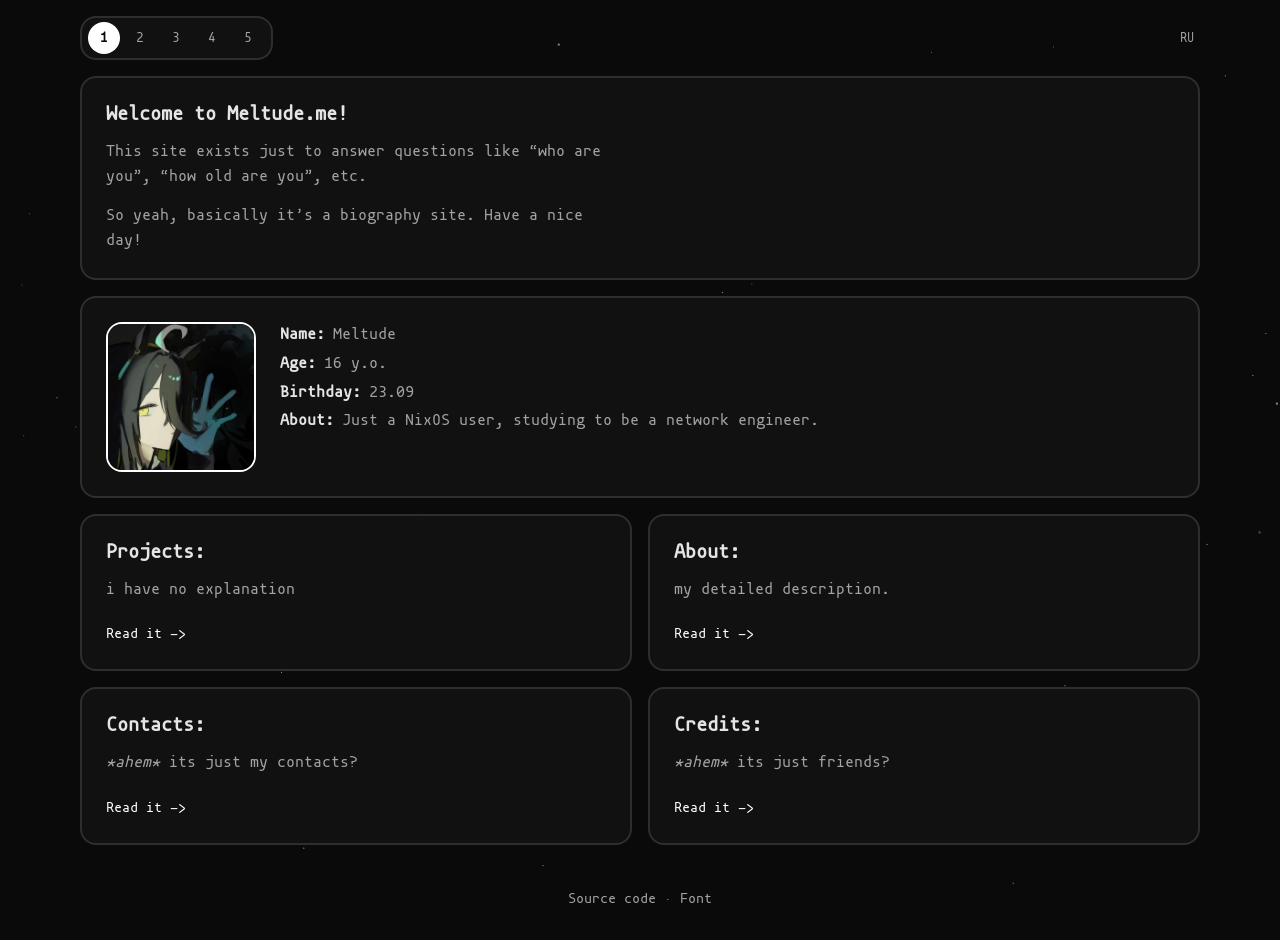
<file: index.html>
<!doctype html>
<html lang="en">
  <head>
    <meta charset="UTF-8" />
    <meta name="viewport" content="width=device-width, initial-scale=1.0" />
    <meta
      name="description"
      content="Meltude's personal site: bio, projects, notes and contacts."
    />
    <link rel="icon" type="image/png" href="/img/icon.png" />
    <title>MeltudeAbout()</title>
    <link rel="stylesheet" href="style.css" />
    <link
      rel="preload"
      href="/fonts/mononoki-Regular.woff2"
      as="font"
      type="font/woff2"
      crossorigin
    />
    <link rel="canonical" href="https://meltude.me/" />
    <link rel="alternate" hreflang="en" href="https://meltude.me/" />
    <link
      rel="alternate"
      hreflang="ru"
      href="https://meltude.me/ru/"
    />
    <link
      rel="alternate"
      hreflang="x-default"
      href="https://meltude.me/"
    />
  </head>
  <body>
    <canvas id="stars" aria-hidden="true"></canvas>
    <div class="page-shell">
      <div class="topbar-wrap">
        <nav class="workspaces" aria-label="Workspaces">
          <a href="/" aria-current="page" title="Overview">1</a>
          <a href="/projects" title="Projects">2</a>
          <a href="/notes" title="Notes">3</a>
          <a href="/contact" title="Contact">4</a>
          <a href="/credits" title="Credits">5</a>
        </nav>
        <div class="lang-switcher lang-switcher--compact lang-switcher--plain">
          <a
            href="/ru/"
            hreflang="ru"
            lang="ru"
            aria-label="Switch to Russian"
            >RU</a
          >
        </div>
      </div>

      <div class="layout">
        <main class="content">
          <article class="pane">
            <h3>Welcome to Meltude.me!</h3>
            <p class="muted">
              This site exists just to answer questions like “who are you”, “how
              old are you”, etc.
            </p>
            <p class="muted">
              So yeah, basically it’s a biography site. Have a nice day!
            </p>
          </article>

          <section class="hero pane" aria-label="Profile">
            <img
              class="profile-picture"
              src="img/pfp.webp"
              alt="Meltude's profile picture"
            />
            <div class="profile-details">
              <dl class="fact-list">
                <div>
                  <dt>Name</dt>
                  <dd>Meltude</dd>
                </div>
                <div>
                  <dt>Age</dt>
                  <dd>16 y.o.</dd>
                </div>
                <div>
                  <dt>Birthday</dt>
                  <dd>23.09</dd>
                </div>
                <div>
                  <dt>About</dt>
                  <dd>Just a NixOS user, studying to be a network engineer.</dd>
                </div>
              </dl>
            </div>
          </section>

          <section class="pane-grid" aria-label="Site sections">
            <article class="pane">
              <h3>Projects:</h3>
              <p class="muted">i have no explanation</p>
              <a class="text-link" href="/projects"
                ><span>Read it</span> <span aria-hidden="true">-&gt;</span></a
              >
            </article>

            <article class="pane">
              <h3>About:</h3>
              <p class="muted">my detailed description.</p>
              <a class="text-link" href="/notes"
                ><span>Read it</span> <span aria-hidden="true">-&gt;</span></a
              >
            </article>

            <article class="pane">
              <h3>Contacts:</h3>
              <p class="muted"><i>*ahem*</i> its just my contacts?</p>
              <a class="text-link" href="/contact"
                ><span>Read it</span> <span aria-hidden="true">-&gt;</span></a
              >
            </article>

            <article class="pane">
              <h3>Credits:</h3>
              <p class="muted"><i>*ahem*</i> its just friends?</p>
              <a class="text-link" href="/credits"
                ><span>Read it</span> <span aria-hidden="true">-&gt;</span></a
              >
            </article>
          </section>
        </main>
      </div>

      <footer class="footer">
        <p class="muted">
          <a
            class="text-link"
            href="https://github.com/meltude/meltude.github.io"
            target="_blank"
            rel="noopener"
            >Source code</a
          >
          &middot;
          <a
            class="text-link"
            href="https://madmalik.github.io/mononoki/"
            target="_blank"
            rel="noopener"
            >Font</a
          >
        </p>
      </footer>
    </div>
    <script src="stars.js" defer></script>
  </body>
</html>
</file>
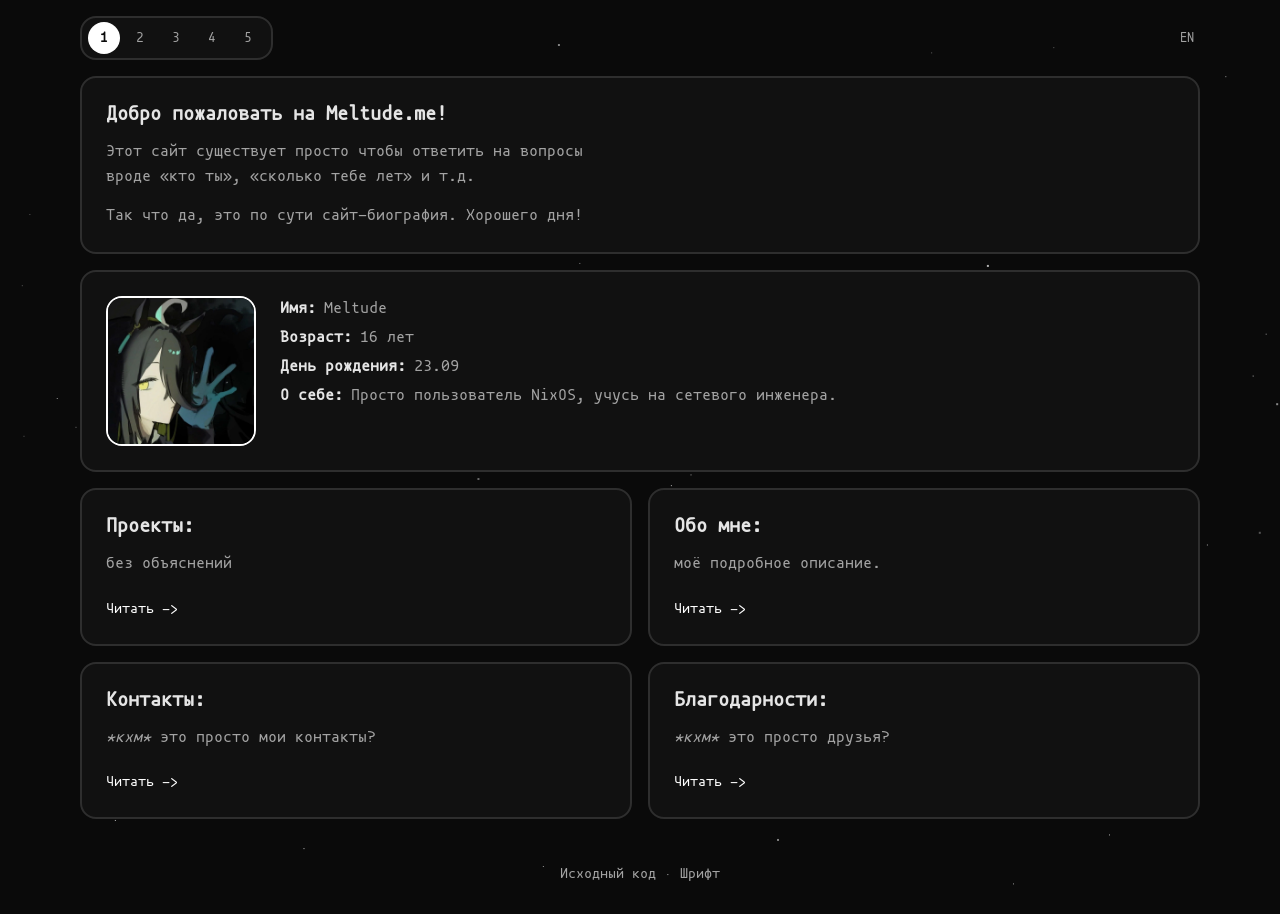
<file: ru/index.html>
<!doctype html>
<html lang="ru">
  <head>
    <meta charset="UTF-8" />
    <meta name="viewport" content="width=device-width, initial-scale=1.0" />
    <meta
      name="description"
      content="Личный сайт Meltude: биография, проекты, заметки и контакты."
    />
    <link rel="icon" type="image/png" href="/img/icon.png" />
    <title>MeltudeAbout()</title>
    <link rel="stylesheet" href="../style.css" />
    <link
      rel="preload"
      href="/fonts/mononoki-Regular.woff2"
      as="font"
      type="font/woff2"
      crossorigin
    />
    <link rel="canonical" href="https://meltude.me/ru/" />
    <link rel="alternate" hreflang="en" href="https://meltude.me/" />
    <link
      rel="alternate"
      hreflang="ru"
      href="https://meltude.me/ru/"
    />
    <link
      rel="alternate"
      hreflang="x-default"
      href="https://meltude.me/"
    />
  </head>
  <body>
    <canvas id="stars" aria-hidden="true"></canvas>
    <div class="page-shell">
      <div class="topbar-wrap">
        <nav class="workspaces" aria-label="Рабочие столы">
          <a href="/ru/" aria-current="page" title="Обзор">1</a>
          <a href="/ru/projects" title="Проекты">2</a>
          <a href="/ru/notes" title="Заметки">3</a>
          <a href="/ru/contact" title="Контакты">4</a>
          <a href="/ru/credits" title="Благодарности">5</a>
        </nav>
        <div class="lang-switcher lang-switcher--compact lang-switcher--plain">
          <a
            href="/"
            hreflang="en"
            lang="en"
            aria-label="Переключить на английский"
            >EN</a
          >
        </div>
      </div>

      <div class="layout">
        <main class="content">
          <article class="pane">
            <h3>Добро пожаловать на Meltude.me!</h3>
            <p class="muted">
              Этот сайт существует просто чтобы ответить на вопросы вроде «кто
              ты», «сколько тебе лет» и т.д.
            </p>
            <p class="muted">
              Так что да, это по сути сайт-биография. Хорошего дня!
            </p>
          </article>

          <section class="hero pane" aria-label="Профиль">
            <img
              class="profile-picture"
              src="../img/pfp.webp"
              alt="Фото профиля Meltude"
            />
            <div class="profile-details">
              <dl class="fact-list">
                <div>
                  <dt>Имя</dt>
                  <dd>Meltude</dd>
                </div>
                <div>
                  <dt>Возраст</dt>
                  <dd>16 лет</dd>
                </div>
                <div>
                  <dt>День рождения</dt>
                  <dd>23.09</dd>
                </div>
                <div>
                  <dt>О себе</dt>
                  <dd>
                    Просто пользователь NixOS, учусь на сетевого инженера.
                  </dd>
                </div>
              </dl>
            </div>
          </section>

          <section class="pane-grid" aria-label="Разделы сайта">
            <article class="pane">
              <h3>Проекты:</h3>
              <p class="muted">без объяснений</p>
              <a class="text-link" href="/ru/projects"
                ><span>Читать</span> <span aria-hidden="true">-&gt;</span></a
              >
            </article>

            <article class="pane">
              <h3>Обо мне:</h3>
              <p class="muted">моё подробное описание.</p>
              <a class="text-link" href="/ru/notes"
                ><span>Читать</span> <span aria-hidden="true">-&gt;</span></a
              >
            </article>

            <article class="pane">
              <h3>Контакты:</h3>
              <p class="muted"><i>*кхм*</i> это просто мои контакты?</p>
              <a class="text-link" href="/ru/contact"
                ><span>Читать</span> <span aria-hidden="true">-&gt;</span></a
              >
            </article>

            <article class="pane">
              <h3>Благодарности:</h3>
              <p class="muted"><i>*кхм*</i> это просто друзья?</p>
              <a class="text-link" href="/ru/credits"
                ><span>Читать</span> <span aria-hidden="true">-&gt;</span></a
              >
            </article>
          </section>
        </main>
      </div>

      <footer class="footer">
        <p class="muted">
          <a
            class="text-link"
            href="https://github.com/meltude/meltude.github.io"
            target="_blank"
            rel="noopener"
            >Исходный код</a
          >
          &middot;
          <a
            class="text-link"
            href="https://madmalik.github.io/mononoki/"
            target="_blank"
            rel="noopener"
            >Шрифт</a
          >
        </p>
      </footer>
    </div>
    <script src="../stars.js" defer></script>
  </body>
</html>
</file>
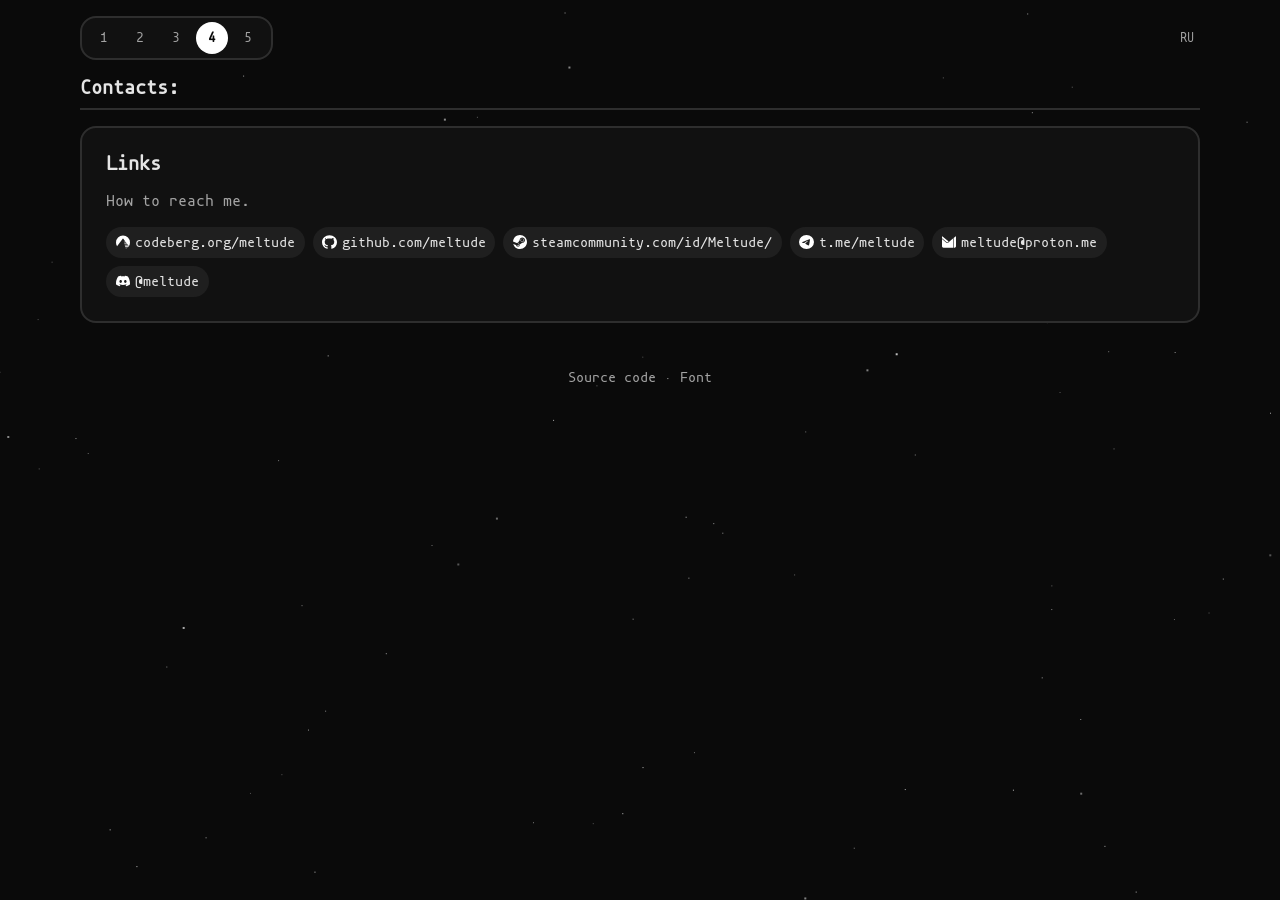
<file: contact.html>
<!doctype html>
<html lang="en">
  <head>
    <meta charset="UTF-8" />
    <meta name="viewport" content="width=device-width, initial-scale=1.0" />
    <meta name="description" content="How to contact Meltude." />
    <link rel="icon" type="image/png" href="/img/icon.png" />
    <title>MeltudeContacts()</title>
    <link rel="stylesheet" href="style.css" />
    <link
      rel="preload"
      href="/fonts/mononoki-Regular.woff2"
      as="font"
      type="font/woff2"
      crossorigin
    />
    <link rel="canonical" href="https://meltude.me/contact" />
    <link
      rel="alternate"
      hreflang="en"
      href="https://meltude.me/contact"
    />
    <link
      rel="alternate"
      hreflang="ru"
      href="https://meltude.me/ru/contact"
    />
    <link
      rel="alternate"
      hreflang="x-default"
      href="https://meltude.me/contact"
    />
  </head>
  <body>
    <canvas id="stars" aria-hidden="true"></canvas>
    <div class="page-shell">
      <div class="topbar-wrap">
        <nav class="workspaces" aria-label="Workspaces">
          <a href="/" title="Overview">1</a>
          <a href="/projects" title="Projects">2</a>
          <a href="/notes" title="Notes">3</a>
          <a href="/contact" aria-current="page" title="Contact">4</a>
          <a href="/credits" title="Credits">5</a>
        </nav>
        <div class="lang-switcher lang-switcher--compact lang-switcher--plain">
          <a
            href="/ru/contact"
            hreflang="ru"
            lang="ru"
            aria-label="Switch to Russian"
            >RU</a
          >
        </div>
      </div>

      <div class="layout">
        <main class="content">
          <section class="pane-grid" aria-label="Contact links">
            <h1 class="visually-hidden">Contacts</h1>
            <div class="section-divider">
              <h3>Contacts:</h3>
            </div>
            <article class="pane span-all">
              <h3>Links</h3>
              <p class="muted">How to reach me.</p>
              <ul class="chip-list">
                <li>
                  <a
                    href="https://codeberg.org/meltude"
                    target="_blank"
                    rel="noopener noreferrer me"
                    ><img
                      class="inline-icon"
                      src="img/icons/codeberg.svg"
                      alt=""
                      aria-hidden="true"
                      width="16"
                      height="16"
                      loading="lazy"
                    />codeberg.org/meltude</a
                  >
                </li>
                <li>
                  <a
                    href="https://github.com/meltude"
                    target="_blank"
                    rel="noopener noreferrer me"
                    ><img
                      class="inline-icon"
                      src="img/icons/github.svg"
                      alt=""
                      aria-hidden="true"
                      width="16"
                      height="16"
                      loading="lazy"
                    />github.com/meltude</a
                  >
                </li>
                <li>
                  <a
                    href="https://steamcommunity.com/id/Meltude/"
                    target="_blank"
                    rel="noopener noreferrer me"
                    ><img
                      class="inline-icon"
                      src="img/icons/steam.svg"
                      alt=""
                      aria-hidden="true"
                      width="16"
                      height="16"
                      loading="lazy"
                    />steamcommunity.com/id/Meltude/</a
                  >
                </li>
                <li>
                  <a
                    href="https://t.me/meltude"
                    target="_blank"
                    rel="noopener noreferrer me"
                    ><img
                      class="inline-icon"
                      src="img/icons/telegram.svg"
                      alt=""
                      aria-hidden="true"
                      width="16"
                      height="16"
                      loading="lazy"
                    />t.me/meltude</a
                  >
                </li>
                <li>
                  <a href="mailto:meltude@proton.me" rel="me"
                    ><img
                      class="inline-icon"
                      src="img/icons/protonmail.svg"
                      alt=""
                      aria-hidden="true"
                      width="16"
                      height="16"
                      loading="lazy"
                    />meltude@proton.me</a
                  >
                </li>
                <li>
                  <a
                    href="https://discord.com/users/1549177447726059524"
                    target="_blank"
                    rel="noopener noreferrer me"
                    ><img
                      class="inline-icon"
                      src="img/icons/discord.svg"
                      alt=""
                      aria-hidden="true"
                      width="16"
                      height="16"
                      loading="lazy"
                    />@meltude</a
                  >
                </li>
              </ul>
            </article>
          </section>
        </main>
      </div>

      <footer class="footer">
        <p class="muted">
          <a
            class="text-link"
            href="https://github.com/meltude/meltude.github.io"
            target="_blank"
            rel="noopener"
            >Source code</a
          >
          &middot;
          <a
            class="text-link"
            href="https://madmalik.github.io/mononoki/"
            target="_blank"
            rel="noopener"
            >Font</a
          >
        </p>
      </footer>
    </div>
    <script src="stars.js" defer></script>
  </body>
</html>
</file>
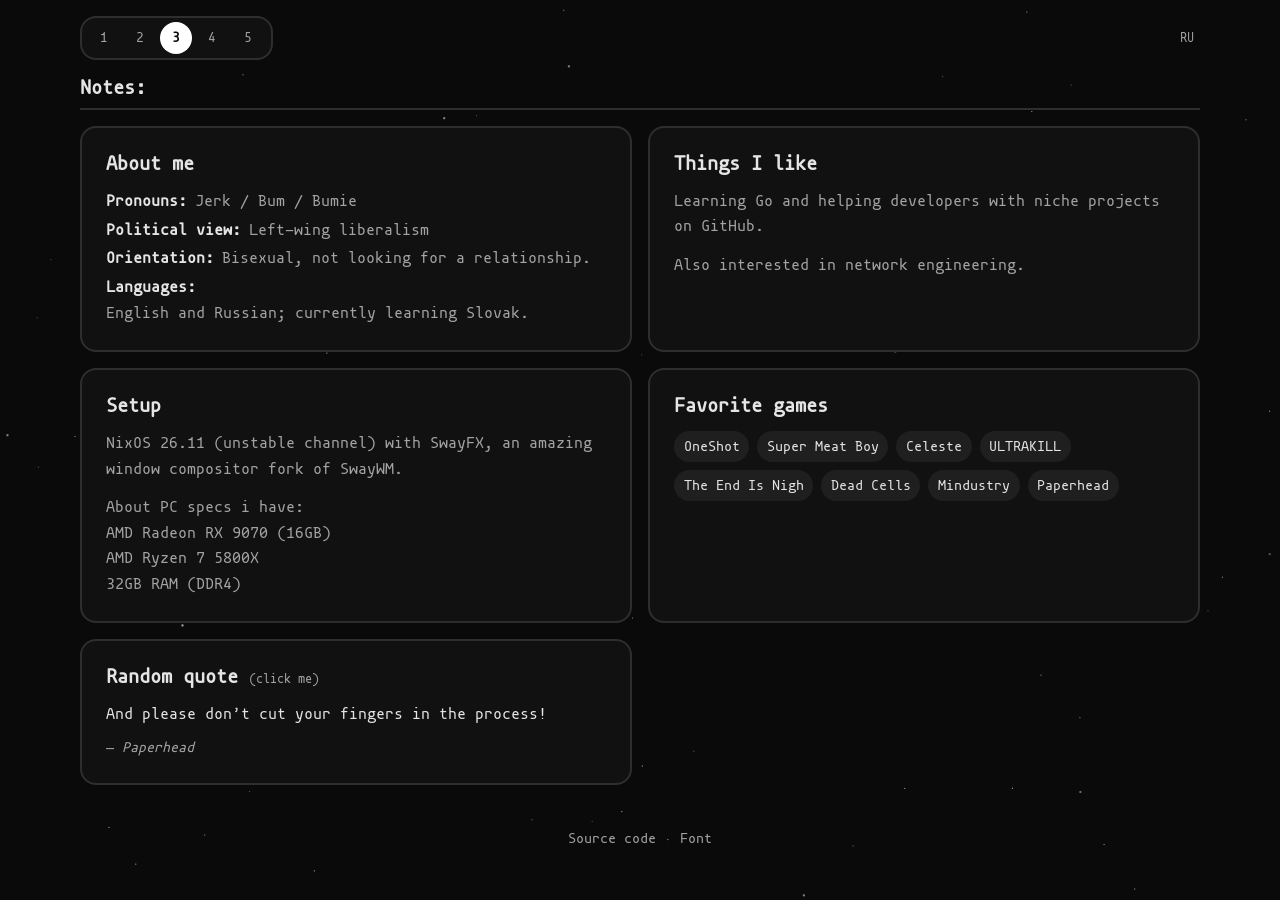
<file: notes.html>
<!doctype html>
<html lang="en">
  <head>
    <meta charset="UTF-8" />
    <meta name="viewport" content="width=device-width, initial-scale=1.0" />
    <link rel="icon" type="image/png" href="/img/icon.png" />
    <title>MeltudeNotes()</title>
    <link rel="stylesheet" href="style.css" />
    <link
      rel="preload"
      href="/fonts/mononoki-Regular.woff2"
      as="font"
      type="font/woff2"
      crossorigin
    />
    <link rel="canonical" href="https://meltude.me/notes" />
    <link rel="alternate" hreflang="en" href="https://meltude.me/notes" />
    <link
      rel="alternate"
      hreflang="ru"
      href="https://meltude.me/ru/notes"
    />
    <link
      rel="alternate"
      hreflang="x-default"
      href="https://meltude.me/notes"
    />
  </head>
  <body>
    <canvas id="stars" aria-hidden="true"></canvas>
    <div class="page-shell">
      <div class="topbar-wrap">
        <nav class="workspaces" aria-label="Workspaces">
          <a href="/" title="Overview">1</a>
          <a href="/projects" title="Projects">2</a>
          <a href="/notes" aria-current="page" title="Notes">3</a>
          <a href="/contact" title="Contact">4</a>
          <a href="/credits" title="Credits">5</a>
        </nav>
        <div class="lang-switcher lang-switcher--compact lang-switcher--plain">
          <a
            href="/ru/notes"
            hreflang="ru"
            lang="ru"
            aria-label="Switch to Russian"
            >RU</a
          >
        </div>
      </div>

      <div class="layout">
        <main class="content">
          <section class="pane-grid" aria-label="Biography">
            <div class="section-divider">
              <h3>Notes:</h3>
            </div>
            <article class="pane">
              <h3>About me</h3>
              <dl class="fact-list">
                <div>
                  <dt>Pronouns</dt>
                  <dd>Jerk / Bum / Bumie</dd>
                </div>
                <div>
                  <dt>Political view</dt>
                  <dd>Left-wing liberalism</dd>
                </div>
                <div>
                  <dt>Orientation</dt>
                  <dd>Bisexual, not looking for a relationship.</dd>
                </div>
                <div>
                  <dt>Languages</dt>
                  <dd>English and Russian; currently learning Slovak.</dd>
                </div>
              </dl>
            </article>

            <article class="pane">
              <h3>Things I like</h3>
              <p class="muted">
                Learning Go and helping developers with niche projects on
                GitHub.
              </p>
              <p class="muted">Also interested in network engineering.</p>
            </article>

            <article class="pane">
              <h3>Setup</h3>
              <p class="muted">
                NixOS 26.11 (unstable channel) with SwayFX, an amazing window
                compositor fork of SwayWM.
              </p>
              <p class="muted">
                About PC specs i have:<br />
                AMD Radeon RX 9070 (16GB)<br />
                AMD Ryzen 7 5800X<br />
                32GB RAM (DDR4)<br />
              </p>
            </article>

            <article class="pane">
              <h3>Favorite games</h3>
              <ul class="chip-list">
                <li>
                  <a
                    href="https://store.steampowered.com/app/420530/OneShot/"
                    target="_blank"
                    rel="noopener noreferrer"
                    >OneShot</a
                  >
                </li>
                <li>
                  <a
                    href="https://store.steampowered.com/app/40800/Super_Meat_Boy/"
                    target="_blank"
                    rel="noopener noreferrer"
                    >Super Meat Boy</a
                  >
                </li>
                <li>
                  <a
                    href="https://store.steampowered.com/app/504230/Celeste/"
                    target="_blank"
                    rel="noopener noreferrer"
                    >Celeste</a
                  >
                </li>
                <li>
                  <a
                    href="https://store.steampowered.com/app/1229490/ULTRAKILL/"
                    target="_blank"
                    rel="noopener noreferrer"
                    >ULTRAKILL</a
                  >
                </li>
                <li>
                  <a
                    href="https://store.steampowered.com/app/583470/The_End_Is_Nigh/"
                    target="_blank"
                    rel="noopener noreferrer"
                    >The End Is Nigh</a
                  >
                </li>
                <li>
                  <a
                    href="https://store.steampowered.com/app/588650/Dead_Cells/"
                    target="_blank"
                    rel="noopener noreferrer"
                    >Dead Cells</a
                  >
                </li>
                <li>
                  <a
                    href="https://mindustrygame.github.io/"
                    target="_blank"
                    rel="noopener noreferrer"
                    >Mindustry</a
                  >
                </li>
                <li>
                  <a
                    href="https://store.steampowered.com/app/2680280/PAPERHEAD/"
                    target="_blank"
                    rel="noopener noreferrer"
                    >Paperhead</a
                  >
                </li>
              </ul>
            </article>

            <article
              class="pane quote-pane"
              id="quote-pane"
              tabindex="0"
              role="button"
              aria-label="Show another random quote"
              title="Click to show another quote"
            >
              <h3>
                Random quote
                <span class="quote-hint" aria-hidden="true">(click me)</span>
              </h3>
              <blockquote>
                <p id="quote-text">Talk is cheap. Show me the code.</p>
                <footer>— <cite id="quote-author">Linus Torvalds</cite></footer>
              </blockquote>
            </article>
          </section>
        </main>
      </div>

      <footer class="footer">
        <p class="muted">
          <a
            class="text-link"
            href="https://github.com/meltude/meltude.github.io"
            target="_blank"
            rel="noopener"
            >Source code</a
          >
          &middot;
          <a
            class="text-link"
            href="https://madmalik.github.io/mononoki/"
            target="_blank"
            rel="noopener"
            >Font</a
          >
        </p>
      </footer>
    </div>
    <script src="quotes.js" defer></script>
    <script src="stars.js" defer></script>
  </body>
</html>
</file>
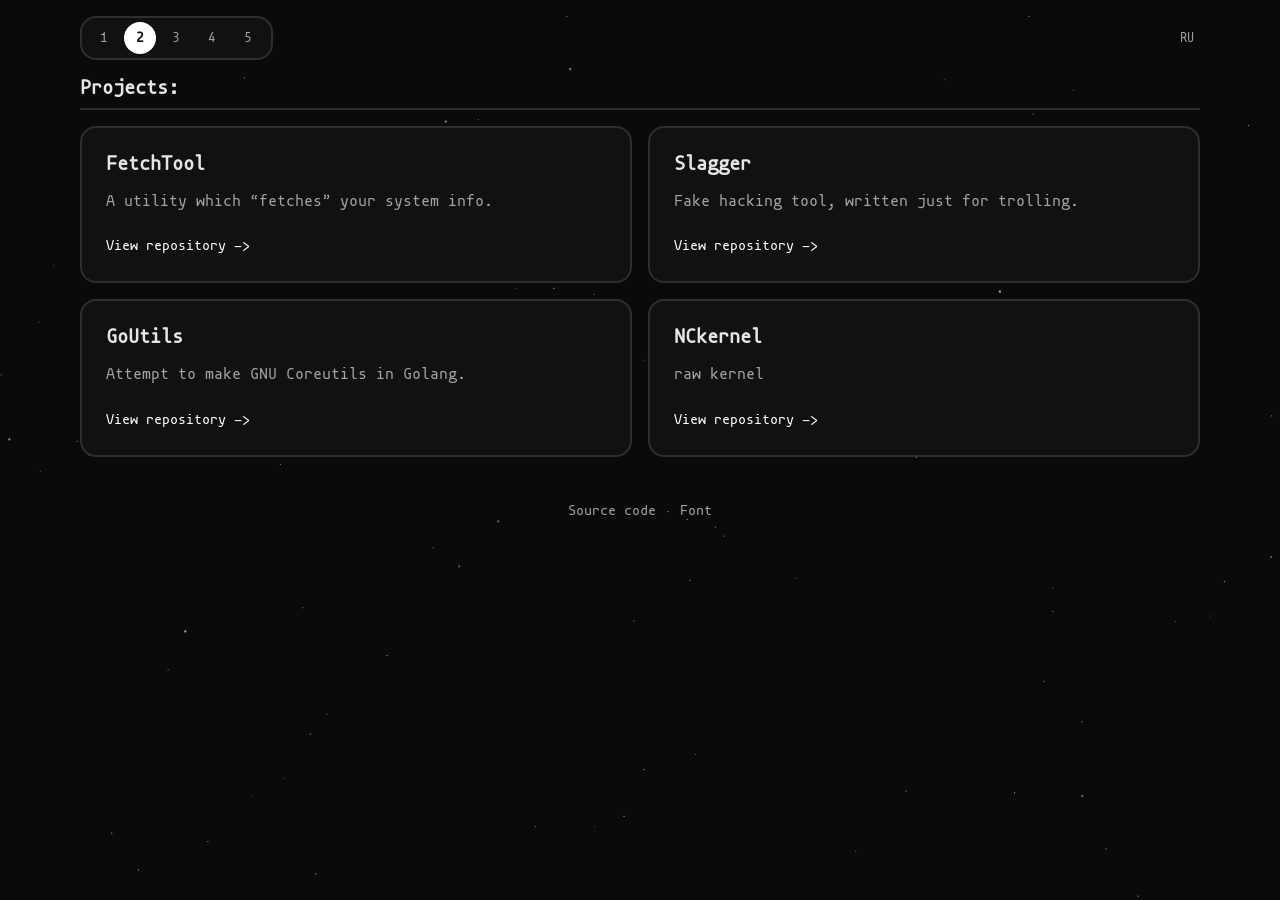
<file: projects.html>
<!doctype html>
<html lang="en">
  <head>
    <meta charset="UTF-8" />
    <meta name="viewport" content="width=device-width, initial-scale=1.0" />
    <meta name="description" content="Projects by Meltude." />
    <link rel="icon" type="image/png" href="/img/icon.png" />
    <title>MeltudeProjects()</title>
    <link rel="stylesheet" href="style.css" />
    <link
      rel="preload"
      href="/fonts/mononoki-Regular.woff2"
      as="font"
      type="font/woff2"
      crossorigin
    />
    <link rel="canonical" href="https://meltude.me/projects" />
    <link
      rel="alternate"
      hreflang="en"
      href="https://meltude.me/projects"
    />
    <link
      rel="alternate"
      hreflang="ru"
      href="https://meltude.me/ru/projects"
    />
    <link
      rel="alternate"
      hreflang="x-default"
      href="https://meltude.me/projects"
    />
  </head>
  <body>
    <canvas id="stars" aria-hidden="true"></canvas>
    <div class="page-shell">
      <div class="topbar-wrap">
        <nav class="workspaces" aria-label="Workspaces">
          <a href="/" title="Overview">1</a>
          <a href="/projects" aria-current="page" title="Projects">2</a>
          <a href="/notes" title="Notes">3</a>
          <a href="/contact" title="Contact">4</a>
          <a href="/credits" title="Credits">5</a>
        </nav>
        <div class="lang-switcher lang-switcher--compact lang-switcher--plain">
          <a
            href="/ru/projects"
            hreflang="ru"
            lang="ru"
            aria-label="Switch to Russian"
            >RU</a
          >
        </div>
      </div>

      <div class="layout">
        <main class="content">
          <section class="pane-grid" aria-label="Projects">
            <h1 class="visually-hidden">Projects</h1>

            <div class="section-divider">
              <h3>Projects:</h3>
            </div>

            <article class="pane">
              <h3>FetchTool</h3>
              <p class="muted">A utility which “fetches” your system info.</p>
              <a
                class="text-link"
                href="https://codeberg.org/meltdwn/FetchTool"
                target="_blank"
                rel="noopener noreferrer"
                ><span>View repository</span>
                <span aria-hidden="true">-&gt;</span></a
              >
            </article>

            <article class="pane">
              <h3>Slagger</h3>
              <p class="muted">Fake hacking tool, written just for trolling.</p>
              <a
                class="text-link"
                href="https://codeberg.org/meltdwn/Slagger"
                target="_blank"
                rel="noopener noreferrer"
                ><span>View repository</span>
                <span aria-hidden="true">-&gt;</span></a
              >
            </article>

            <article class="pane">
              <h3>GoUtils</h3>
              <p class="muted">Attempt to make GNU Coreutils in Golang.</p>
              <a
                class="text-link"
                href="https://codeberg.org/meltdwn/slag-utils"
                target="_blank"
                rel="noopener noreferrer"
                ><span>View repository</span>
                <span aria-hidden="true">-&gt;</span></a
              >
            </article>

            <article class="pane">
              <h3>NCkernel</h3>
              <p class="muted">raw kernel</p>
              <a
                class="text-link"
                href="https://codeberg.org/meltdwn/nckernel"
                target="_blank"
                rel="noopener noreferrer"
                ><span>View repository</span>
                <span aria-hidden="true">-&gt;</span></a
              >
            </article>
          </section>
        </main>
      </div>

      <footer class="footer">
        <p class="muted">
          <a
            class="text-link"
            href="https://github.com/meltude/meltude.github.io"
            target="_blank"
            rel="noopener"
            >Source code</a
          >
          &middot;
          <a
            class="text-link"
            href="https://madmalik.github.io/mononoki/"
            target="_blank"
            rel="noopener"
            >Font</a
          >
        </p>
      </footer>
    </div>
    <script src="stars.js" defer></script>
  </body>
</html>
</file>
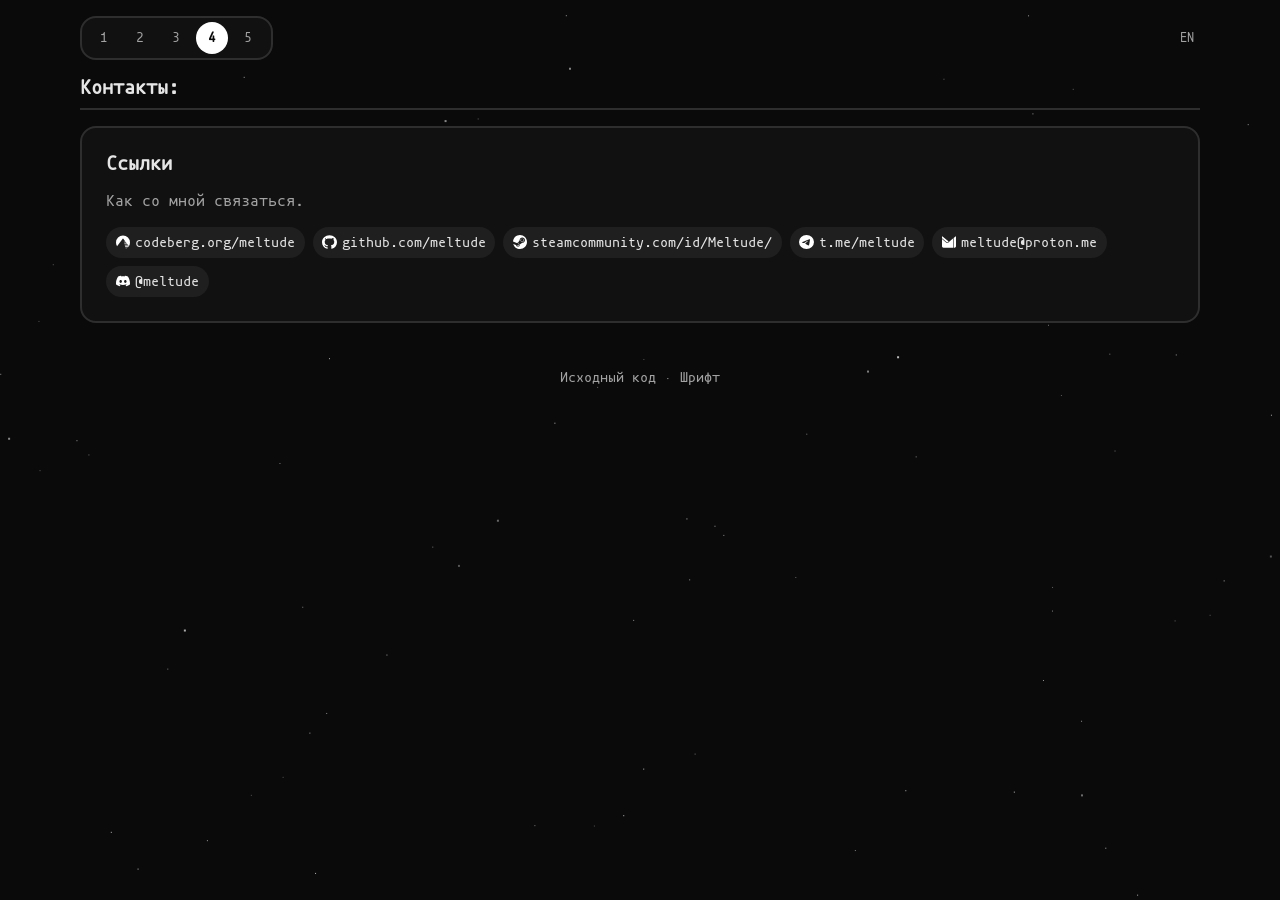
<file: ru/contact.html>
<!doctype html>
<html lang="ru">
  <head>
    <meta charset="UTF-8" />
    <meta name="viewport" content="width=device-width, initial-scale=1.0" />
    <meta
      name="description"
      content="Как связаться с Meltude."
    />
    <link rel="icon" type="image/png" href="/img/icon.png" />
    <title>MeltudeContacts()</title>
    <link rel="stylesheet" href="../style.css" />
    <link
      rel="preload"
      href="/fonts/mononoki-Regular.woff2"
      as="font"
      type="font/woff2"
      crossorigin
    />
    <link rel="canonical" href="https://meltude.me/ru/contact" />
    <link rel="alternate" hreflang="en" href="https://meltude.me/contact" />
    <link rel="alternate" hreflang="ru" href="https://meltude.me/ru/contact" />
    <link rel="alternate" hreflang="x-default" href="https://meltude.me/contact" />
  </head>
  <body>
    <canvas id="stars" aria-hidden="true"></canvas>
    <div class="page-shell">
      <div class="topbar-wrap">
        <nav class="workspaces" aria-label="Рабочие столы">
          <a href="/ru/" title="Обзор">1</a>
          <a href="/ru/projects" title="Проекты">2</a>
          <a href="/ru/notes" title="Заметки">3</a>
          <a href="/ru/contact" aria-current="page" title="Контакты">4</a>
          <a href="/ru/credits" title="Благодарности">5</a>
        </nav>
        <div class="lang-switcher lang-switcher--compact lang-switcher--plain">
          <a href="/contact" hreflang="en" lang="en" aria-label="Переключить на английский">EN</a>
        </div>
      </div>

      <div class="layout">
        <main class="content">
          <section
            class="pane-grid"
            aria-label="Контактные ссылки"
          >
            <h1 class="visually-hidden">Контакты</h1>
            <div class="section-divider">
              <h3>Контакты:</h3>
            </div>
            <article class="pane span-all">
              <h3>Ссылки</h3>
              <p class="muted">Как со мной связаться.</p>
              <ul class="chip-list">
                <li>
                  <a
                    href="https://codeberg.org/meltude"
                    target="_blank"
                    rel="noopener noreferrer me"
                    ><img
                      class="inline-icon"
                      src="../img/icons/codeberg.svg"
                      alt=""
                      aria-hidden="true"
                      width="16"
                      height="16"
                      loading="lazy"
                    />codeberg.org/meltude</a
                  >
                </li>
                <li>
                  <a
                    href="https://github.com/meltude"
                    target="_blank"
                    rel="noopener noreferrer me"
                    ><img
                      class="inline-icon"
                      src="../img/icons/github.svg"
                      alt=""
                      aria-hidden="true"
                      width="16"
                      height="16"
                      loading="lazy"
                    />github.com/meltude</a
                  >
                </li>
                <li>
                  <a
                    href="https://steamcommunity.com/id/Meltude/"
                    target="_blank"
                    rel="noopener noreferrer me"
                    ><img
                      class="inline-icon"
                      src="../img/icons/steam.svg"
                      alt=""
                      aria-hidden="true"
                      width="16"
                      height="16"
                      loading="lazy"
                    />steamcommunity.com/id/Meltude/</a
                  >
                </li>
                <li>
                  <a
                    href="https://t.me/meltude"
                    target="_blank"
                    rel="noopener noreferrer me"
                    ><img
                      class="inline-icon"
                      src="../img/icons/telegram.svg"
                      alt=""
                      aria-hidden="true"
                      width="16"
                      height="16"
                      loading="lazy"
                    />t.me/meltude</a
                  >
                </li>
                <li>
                  <a href="mailto:meltude@proton.me" rel="me"
                    ><img
                      class="inline-icon"
                      src="../img/icons/protonmail.svg"
                      alt=""
                      aria-hidden="true"
                      width="16"
                      height="16"
                      loading="lazy"
                    />meltude@proton.me</a
                  >
                </li>
                <li>
                  <a
                    href="https://discord.com/users/1549177447726059524"
                    target="_blank"
                    rel="noopener noreferrer me"
                    ><img
                      class="inline-icon"
                      src="../img/icons/discord.svg"
                      alt=""
                      aria-hidden="true"
                      width="16"
                      height="16"
                      loading="lazy"
                    />@meltude</a
                  >
                </li>
              </ul>
            </article>
          </section>
        </main>
      </div>

      <footer class="footer">
        <p class="muted">
          <a
            class="text-link"
            href="https://github.com/meltude/meltude.github.io"
            target="_blank"
            rel="noopener"
            >Исходный код</a
          >
          &middot;
          <a
            class="text-link"
            href="https://madmalik.github.io/mononoki/"
            target="_blank"
            rel="noopener"
            >Шрифт</a
          >
        </p>
      </footer>
    </div>
    <script src="../stars.js" defer></script>
  </body>
</html>
</file>
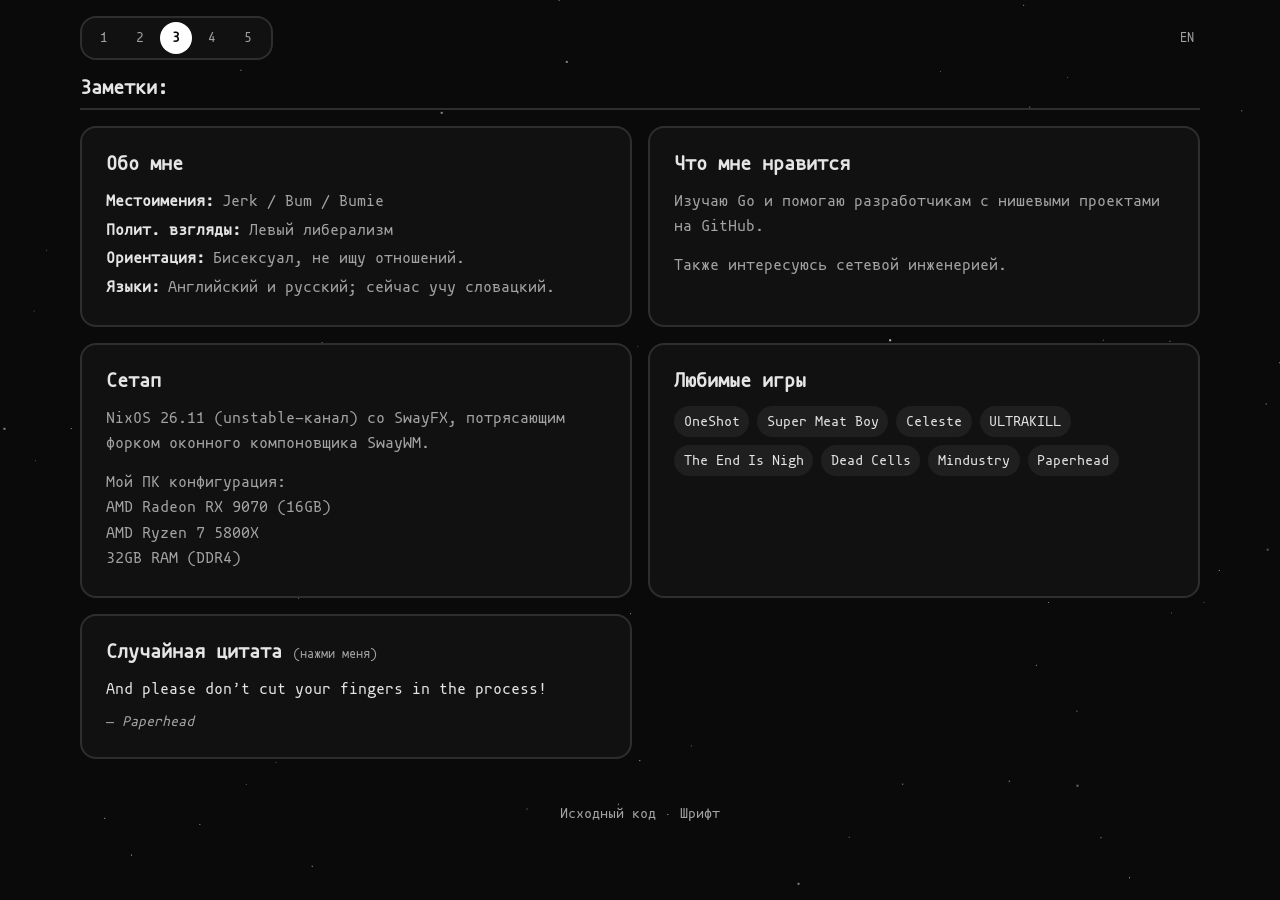
<file: ru/notes.html>
<!doctype html>
<html lang="ru">
  <head>
    <meta charset="UTF-8" />
    <meta name="viewport" content="width=device-width, initial-scale=1.0" />
    <meta
      name="description"
      content="Больше о Meltude: интересы, сетап и любимые игры."
    />
    <link rel="icon" type="image/png" href="/img/icon.png" />
    <title>MeltudeNotes()</title>
    <link rel="stylesheet" href="../style.css" />
    <link
      rel="preload"
      href="/fonts/mononoki-Regular.woff2"
      as="font"
      type="font/woff2"
      crossorigin
    />
    <link rel="canonical" href="https://meltude.me/ru/notes" />
    <link rel="alternate" hreflang="en" href="https://meltude.me/notes" />
    <link
      rel="alternate"
      hreflang="ru"
      href="https://meltude.me/ru/notes"
    />
    <link
      rel="alternate"
      hreflang="x-default"
      href="https://meltude.me/notes"
    />
  </head>
  <body>
    <canvas id="stars" aria-hidden="true"></canvas>
    <div class="page-shell">
      <div class="topbar-wrap">
        <nav class="workspaces" aria-label="Рабочие столы">
          <a href="/ru/" title="Обзор">1</a>
          <a href="/ru/projects" title="Проекты">2</a>
          <a href="/ru/notes" aria-current="page" title="Заметки">3</a>
          <a href="/ru/contact" title="Контакты">4</a>
          <a href="/ru/credits" title="Благодарности">5</a>
        </nav>
        <div class="lang-switcher lang-switcher--compact lang-switcher--plain">
          <a
            href="/notes"
            hreflang="en"
            lang="en"
            aria-label="Переключить на английский"
            >EN</a
          >
        </div>
      </div>

      <div class="layout">
        <main class="content">
          <section class="pane-grid" aria-label="Биография">
            <div class="section-divider">
              <h3>Заметки:</h3>
            </div>
            <article class="pane">
              <h3>Обо мне</h3>
              <dl class="fact-list">
                <div>
                  <dt>Местоимения</dt>
                  <dd>Jerk / Bum / Bumie</dd>
                </div>
                <div>
                  <dt>Полит. взгляды</dt>
                  <dd>Левый либерализм</dd>
                </div>
                <div>
                  <dt>Ориентация</dt>
                  <dd>Бисексуал, не ищу отношений.</dd>
                </div>
                <div>
                  <dt>Языки</dt>
                  <dd>Английский и русский; сейчас учу словацкий.</dd>
                </div>
              </dl>
            </article>

            <article class="pane">
              <h3>Что мне нравится</h3>
              <p class="muted">
                Изучаю Go и помогаю разработчикам с нишевыми проектами на
                GitHub.
              </p>
              <p class="muted">Также интересуюсь сетевой инженерией.</p>
            </article>

            <article class="pane">
              <h3>Сетап</h3>
              <p class="muted">
                NixOS 26.11 (unstable-канал) со SwayFX, потрясающим форком
                оконного компоновщика SwayWM.
              </p>
              <p class="muted">
                Мой ПК конфигурация:<br />
                AMD Radeon RX 9070 (16GB)<br />
                AMD Ryzen 7 5800X<br />
                32GB RAM (DDR4)<br />
              </p>
            </article>

            <article class="pane">
              <h3>Любимые игры</h3>
              <ul class="chip-list">
                <li>
                  <a
                    href="https://store.steampowered.com/app/420530/OneShot/"
                    target="_blank"
                    rel="noopener noreferrer"
                    >OneShot</a
                  >
                </li>
                <li>
                  <a
                    href="https://store.steampowered.com/app/40800/Super_Meat_Boy/"
                    target="_blank"
                    rel="noopener noreferrer"
                    >Super Meat Boy</a
                  >
                </li>
                <li>
                  <a
                    href="https://store.steampowered.com/app/504230/Celeste/"
                    target="_blank"
                    rel="noopener noreferrer"
                    >Celeste</a
                  >
                </li>
                <li>
                  <a
                    href="https://store.steampowered.com/app/1229490/ULTRAKILL/"
                    target="_blank"
                    rel="noopener noreferrer"
                    >ULTRAKILL</a
                  >
                </li>
                <li>
                  <a
                    href="https://store.steampowered.com/app/583470/The_End_Is_Nigh/"
                    target="_blank"
                    rel="noopener noreferrer"
                    >The End Is Nigh</a
                  >
                </li>
                <li>
                  <a
                    href="https://store.steampowered.com/app/588650/Dead_Cells/"
                    target="_blank"
                    rel="noopener noreferrer"
                    >Dead Cells</a
                  >
                </li>
                <li>
                  <a
                    href="https://mindustrygame.github.io/"
                    target="_blank"
                    rel="noopener noreferrer"
                    >Mindustry</a
                  >
                </li>
                <li>
                  <a
                    href="https://store.steampowered.com/app/2680280/PAPERHEAD/"
                    target="_blank"
                    rel="noopener noreferrer"
                    >Paperhead</a
                  >
                </li>
              </ul>
            </article>

            <article
              class="pane quote-pane"
              id="quote-pane"
              tabindex="0"
              role="button"
              aria-label="Показать другую случайную цитату"
              title="Нажми, чтобы показать другую цитату"
            >
              <h3>
                Случайная цитата
                <span class="quote-hint" aria-hidden="true">(нажми меня)</span>
              </h3>
              <blockquote>
                <p id="quote-text">Talk is cheap. Show me the code.</p>
                <footer>— <cite id="quote-author">Linus Torvalds</cite></footer>
              </blockquote>
            </article>
          </section>
        </main>
      </div>

      <footer class="footer">
        <p class="muted">
          <a
            class="text-link"
            href="https://github.com/meltude/meltude.github.io"
            target="_blank"
            rel="noopener"
            >Исходный код</a
          >
          &middot;
          <a
            class="text-link"
            href="https://madmalik.github.io/mononoki/"
            target="_blank"
            rel="noopener"
            >Шрифт</a
          >
        </p>
      </footer>
    </div>
    <script src="../quotes.js" defer></script>
    <script src="../stars.js" defer></script>
  </body>
</html>
</file>
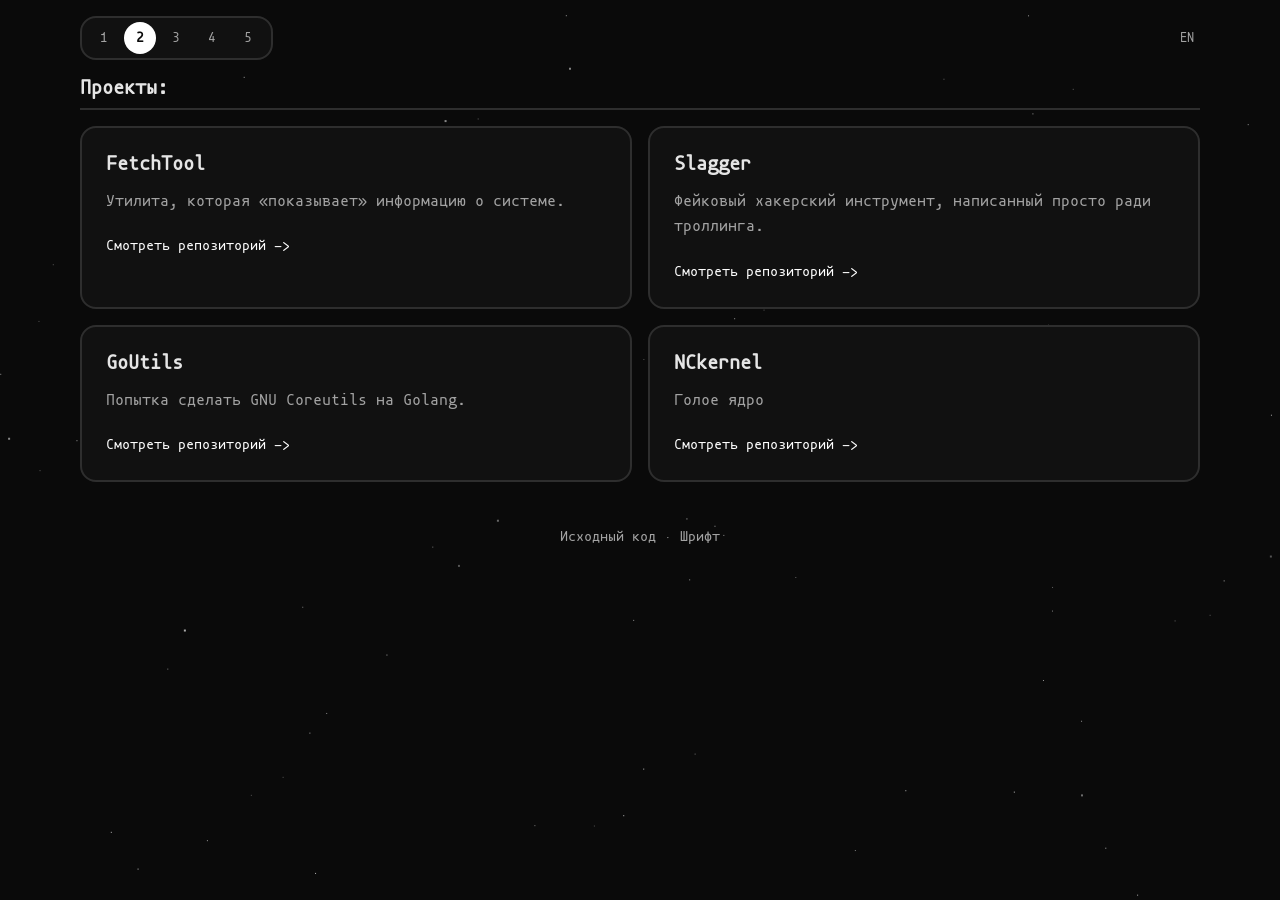
<file: ru/projects.html>
<!doctype html>
<html lang="ru">
  <head>
    <meta charset="UTF-8" />
    <meta name="viewport" content="width=device-width, initial-scale=1.0" />
    <meta name="description" content="Проекты Meltude." />
    <link rel="icon" type="image/png" href="/img/icon.png" />
    <title>MeltudeProjects()</title>
    <link rel="stylesheet" href="../style.css" />
    <link
      rel="preload"
      href="/fonts/mononoki-Regular.woff2"
      as="font"
      type="font/woff2"
      crossorigin
    />
    <link rel="canonical" href="https://meltude.me/ru/projects" />
    <link
      rel="alternate"
      hreflang="en"
      href="https://meltude.me/projects"
    />
    <link
      rel="alternate"
      hreflang="ru"
      href="https://meltude.me/ru/projects"
    />
    <link
      rel="alternate"
      hreflang="x-default"
      href="https://meltude.me/projects"
    />
  </head>
  <body>
    <canvas id="stars" aria-hidden="true"></canvas>
    <div class="page-shell">
      <div class="topbar-wrap">
        <nav class="workspaces" aria-label="Рабочие столы">
          <a href="/ru/" title="Обзор">1</a>
          <a href="/ru/projects" aria-current="page" title="Проекты">2</a>
          <a href="/ru/notes" title="Заметки">3</a>
          <a href="/ru/contact" title="Контакты">4</a>
          <a href="/ru/credits" title="Благодарности">5</a>
        </nav>
        <div class="lang-switcher lang-switcher--compact lang-switcher--plain">
          <a
            href="/projects"
            hreflang="en"
            lang="en"
            aria-label="Переключить на английский"
            >EN</a
          >
        </div>
      </div>

      <div class="layout">
        <main class="content">
          <section class="pane-grid" aria-label="Проекты">
            <h1 class="visually-hidden">Проекты</h1>

            <div class="section-divider">
              <h3>Проекты:</h3>
            </div>

            <article class="pane">
              <h3>FetchTool</h3>
              <p class="muted">
                Утилита, которая «показывает» информацию о системе.
              </p>
              <a
                class="text-link"
                href="https://codeberg.org/meltdwn/FetchTool"
                target="_blank"
                rel="noopener noreferrer"
                ><span>Смотреть репозиторий</span>
                <span aria-hidden="true">-&gt;</span></a
              >
            </article>

            <article class="pane">
              <h3>Slagger</h3>
              <p class="muted">
                Фейковый хакерский инструмент, написанный просто ради троллинга.
              </p>
              <a
                class="text-link"
                href="https://codeberg.org/meltdwn/Slagger"
                target="_blank"
                rel="noopener noreferrer"
                ><span>Смотреть репозиторий</span>
                <span aria-hidden="true">-&gt;</span></a
              >
            </article>

            <article class="pane">
              <h3>GoUtils</h3>
              <p class="muted">Попытка сделать GNU Coreutils на Golang.</p>
              <a
                class="text-link"
                href="https://codeberg.org/meltdwn/slag-utils"
                target="_blank"
                rel="noopener noreferrer"
                ><span>Смотреть репозиторий</span>
                <span aria-hidden="true">-&gt;</span></a
              >
            </article>

            <article class="pane">
              <h3>NCkernel</h3>
              <p class="muted">Голое ядро</p>
              <a
                class="text-link"
                href="https://codeberg.org/meltdwn/nckernel"
                target="_blank"
                rel="noopener noreferrer"
                ><span>Смотреть репозиторий</span>
                <span aria-hidden="true">-&gt;</span></a
              >
            </article>
          </section>
        </main>
      </div>

      <footer class="footer">
        <p class="muted">
          <a
            class="text-link"
            href="https://github.com/meltude/meltude.github.io"
            target="_blank"
            rel="noopener"
            >Исходный код</a
          >
          &middot;
          <a
            class="text-link"
            href="https://madmalik.github.io/mononoki/"
            target="_blank"
            rel="noopener"
            >Шрифт</a
          >
        </p>
      </footer>
    </div>
    <script src="../stars.js" defer></script>
  </body>
</html>
</file>
<file: style.css>
:root {
  --background: #0a0a0a;
  --surface: #111111;
  --surface-raised: #1f1f1f;
  --border: #2e2e2e;
  --text: #e5e5e5;
  --muted: #a3a3a3;
  --subtle: #737373;
  --accent: #ffffff;
  --link: #e5e5e5;
}

@font-face {
  font-family: "Mononoki";
  src: url("fonts/mononoki-Regular.woff2") format("woff2");
  font-style: normal;
  font-weight: 400;
  font-display: swap;
}
* {
  box-sizing: border-box;
}

body {
  min-width: 320px;
  margin: 0;
  background: var(--background);
  color: var(--text);
  font-family:
    "Mononoki", "DejaVu Sans Mono", ui-monospace, SFMono-Regular, monospace;
  line-height: 1.6;
}

#stars {
  position: fixed;
  inset: 0;
  width: 100vw;
  height: 100vh;
  z-index: -1;
  pointer-events: none;
}

a {
  color: var(--link);
  text-decoration: none;
}

a:hover,
a:focus-visible {
  color: var(--accent);
  text-decoration: underline;
  text-underline-offset: 0.2em;
}

.page-shell {
  width: min(1120px, calc(100% - 2rem));
  margin: 0 auto;
  padding: 1rem 0;
}

.pane {
  border: 2px solid var(--border);
  border-radius: 16px;
  background: var(--surface);
}

.topbar,
.footer {
  display: flex;
  align-items: center;
  justify-content: center;
  gap: 1rem;
  padding: 0.85rem 1rem;
}

.topbar {
  width: fit-content;
  max-width: 100%;
  margin: 0 auto;
  padding: 0.85rem 2rem;
  text-align: center;
}

.topbar nav {
  display: flex;
  flex-wrap: wrap;
  justify-content: center;
  align-items: center;
  gap: 1rem;
  font-size: 0.9rem;
}

.topbar-wrap {
  display: flex;
  justify-content: space-between;
  align-items: center;
  gap: 0.5rem;
  flex-wrap: wrap;
}

.topbar-wrap .topbar {
  margin: 0;
}

.lang-switcher {
  display: flex;
  align-items: center;
  padding: 0.45rem 0.7rem;
  font-size: 0.8rem;
}

.lang-switcher a {
  border-radius: 8px;
  padding: 0.15rem 0.4rem;
  color: var(--muted);
}

.lang-switcher a:hover {
  color: var(--accent);
  text-decoration: underline;
  text-underline-offset: 0.2em;
}

.lang-switcher a:focus-visible {
  outline: 2px solid var(--accent);
  outline-offset: 2px;
}

.lang-switcher--plain {
  background: transparent;
  border: none;
  padding: 0;
}

.workspaces {
  display: flex;
  align-items: center;
  gap: 0.25rem;
  padding: 0.25rem 0.4rem;
  border-radius: 16px;
  background: var(--surface);
  border: 2px solid var(--border);
}

.workspaces a {
  display: flex;
  align-items: center;
  justify-content: center;
  min-width: 2rem;
  height: 2rem;
  padding: 0 0.4rem;
  border-radius: 999px;
  color: var(--muted);
  font-size: 0.85rem;
  line-height: 1;
}

.workspaces a:hover {
  color: var(--text);
  text-decoration: none;
  background: var(--surface-raised);
}

.workspaces a[aria-current="page"] {
  background: var(--accent);
  color: var(--background);
  font-weight: 700;
}

.layout {
  margin: 1rem 0;
}

.content {
  display: grid;
  gap: 1rem;
  min-width: 0;
}

.hero,
.content > .pane,
.pane-grid .pane {
  padding: 1.5rem;
}

.hero {
  display: flex;
  align-items: flex-start;
  gap: 1.5rem;
}

.profile-picture {
  width: 150px;
  height: 150px;
  flex: 0 0 auto;
  border: 2px solid var(--accent);
  border-radius: 16px;
  object-fit: cover;
}

.profile-details dl {
  margin: 0;
}

.profile-details strong {
  color: var(--text);
}

.eyebrow {
  margin: 0 0 0.2rem;
  color: var(--muted);
  font-size: 0.72rem;
  font-weight: 700;
  letter-spacing: 0.12em;
  text-transform: uppercase;
}

h1 {
  font-size: 1.5rem;
  margin: 0;
  color: var(--text);
  line-height: 1.2;
}

h3 {
  font-size: 1.25rem;
  margin: 0;
  color: var(--text);
  line-height: 1.2;
}

.visually-hidden {
  position: absolute;
  width: 1px;
  height: 1px;
  margin: -1px;
  padding: 0;
  overflow: hidden;
  clip: rect(0 0 0 0);
  white-space: nowrap;
  border: 0;
}

.span-all {
  grid-column: 1 / -1;
}

.section-intro {
  grid-column: 1 / -1;
  margin: 0;
  max-width: 55ch;
  border-radius: 16px;
  color: var(--muted);
}

.inline-icon {
  width: 1em;
  height: 1em;
  vertical-align: -0.12em;
  margin-right: 0.35em;
}

.fact-list {
  display: grid;
  gap: 0.2rem;
  margin: 0.8rem 0 0;
}

.fact-list > div {
  display: flex;
  flex-wrap: wrap;
  column-gap: 0.5rem;
}

.fact-list dt::after {
  content: ":";
}

.fact-list dt {
  display: inline;
  color: var(--text);
  font-weight: 700;
}

.fact-list dd {
  display: inline;
  margin: 0;
  color: var(--muted);
}

.profile-details .fact-list {
  margin-top: 0;
}

.chip-list {
  display: flex;
  flex-wrap: wrap;
  gap: 0.5rem;
  margin: 0.8rem 0 0;
  padding: 0;
  list-style: none;
}

.chip-list a {
  display: inline-block;
  background: var(--surface-raised);
  padding: 0.25rem 0.6rem;
   border-radius: 16px;
  font-size: 0.9rem;
}

.muted {
  max-width: 55ch;
  margin: 0.8rem 0 0;
  color: var(--muted);
}

.pane-grid {
  display: grid;
  grid-template-columns: repeat(2, minmax(0, 1fr));
  gap: 1rem;
}

.section-divider {
  grid-column: 1 / -1;
  border-bottom: 2px solid var(--border);
  padding-bottom: 0.5rem;
}

.pane-grid .pane {
  display: flex;
  flex-direction: column;
  align-items: flex-start;
}

.bio-grid .pane p:not(.eyebrow) {
  margin: 0;
}

.text-link {
  display: inline-block;
  margin-top: 1.25rem;
  color: var(--accent);
  font-size: 0.9rem;
}

blockquote {
  max-width: 42rem;
  margin: 0;
  color: var(--accent);
  font-size: clamp(1.2rem, 3vw, 1.7rem);
}

.quote-pane {
  cursor: pointer;
}

.quote-pane:hover {
  border-color: var(--accent);
}

.quote-pane:focus-visible {
  outline: 2px solid var(--accent);
  outline-offset: 2px;
}

.quote-pane blockquote {
  margin-top: 0.8rem;
  font-size: 1rem;
  max-width: 100%;
}

.quote-pane blockquote p {
  margin: 0;
  color: var(--text);
}

.quote-pane blockquote footer {
  margin-top: 0.5rem;
  color: var(--muted);
  font-size: 0.9rem;
}

.quote-hint {
  color: var(--muted);
  font-size: 0.8rem;
  font-weight: 400;
}

.footer {
  justify-content: center;
  text-align: center;
  color: var(--subtle);
  font-size: 0.85rem;
}

.footer a {
  color: var(--muted);
}

.footer .text-link {
  margin-top: 0;
}

.footer-badges {
  flex-direction: column;
  gap: 0.6rem;
}

.badge-row {
  display: flex;
  flex-wrap: wrap;
  justify-content: center;
  align-items: center;
  gap: 0.5rem;
}

.badge-row a {
  display: inline-block;
  line-height: 0;
}

.badge-row img {
  display: block;
  height: 31px;
  width: auto;
}

@media (max-width: 700px) {
  .pane-grid {
    grid-template-columns: 1fr;
  }

  .hero {
    flex-direction: column;
  }

  .footer {
    align-items: flex-start;
    flex-direction: column;
  }

  .topbar {
    width: fit-content;
    max-width: 100%;
    margin: 0 auto;
    align-items: center;
    flex-direction: column;
    text-align: center;
  }

  .topbar-wrap {
    flex-direction: row;
    align-items: center;
    justify-content: space-between;
  }

  .topbar-wrap .topbar {
    margin: 0 auto;
  }

  .topbar nav {
    justify-content: center;
  }

  .footer-badges {
    align-items: center;
  }
}
</file>
